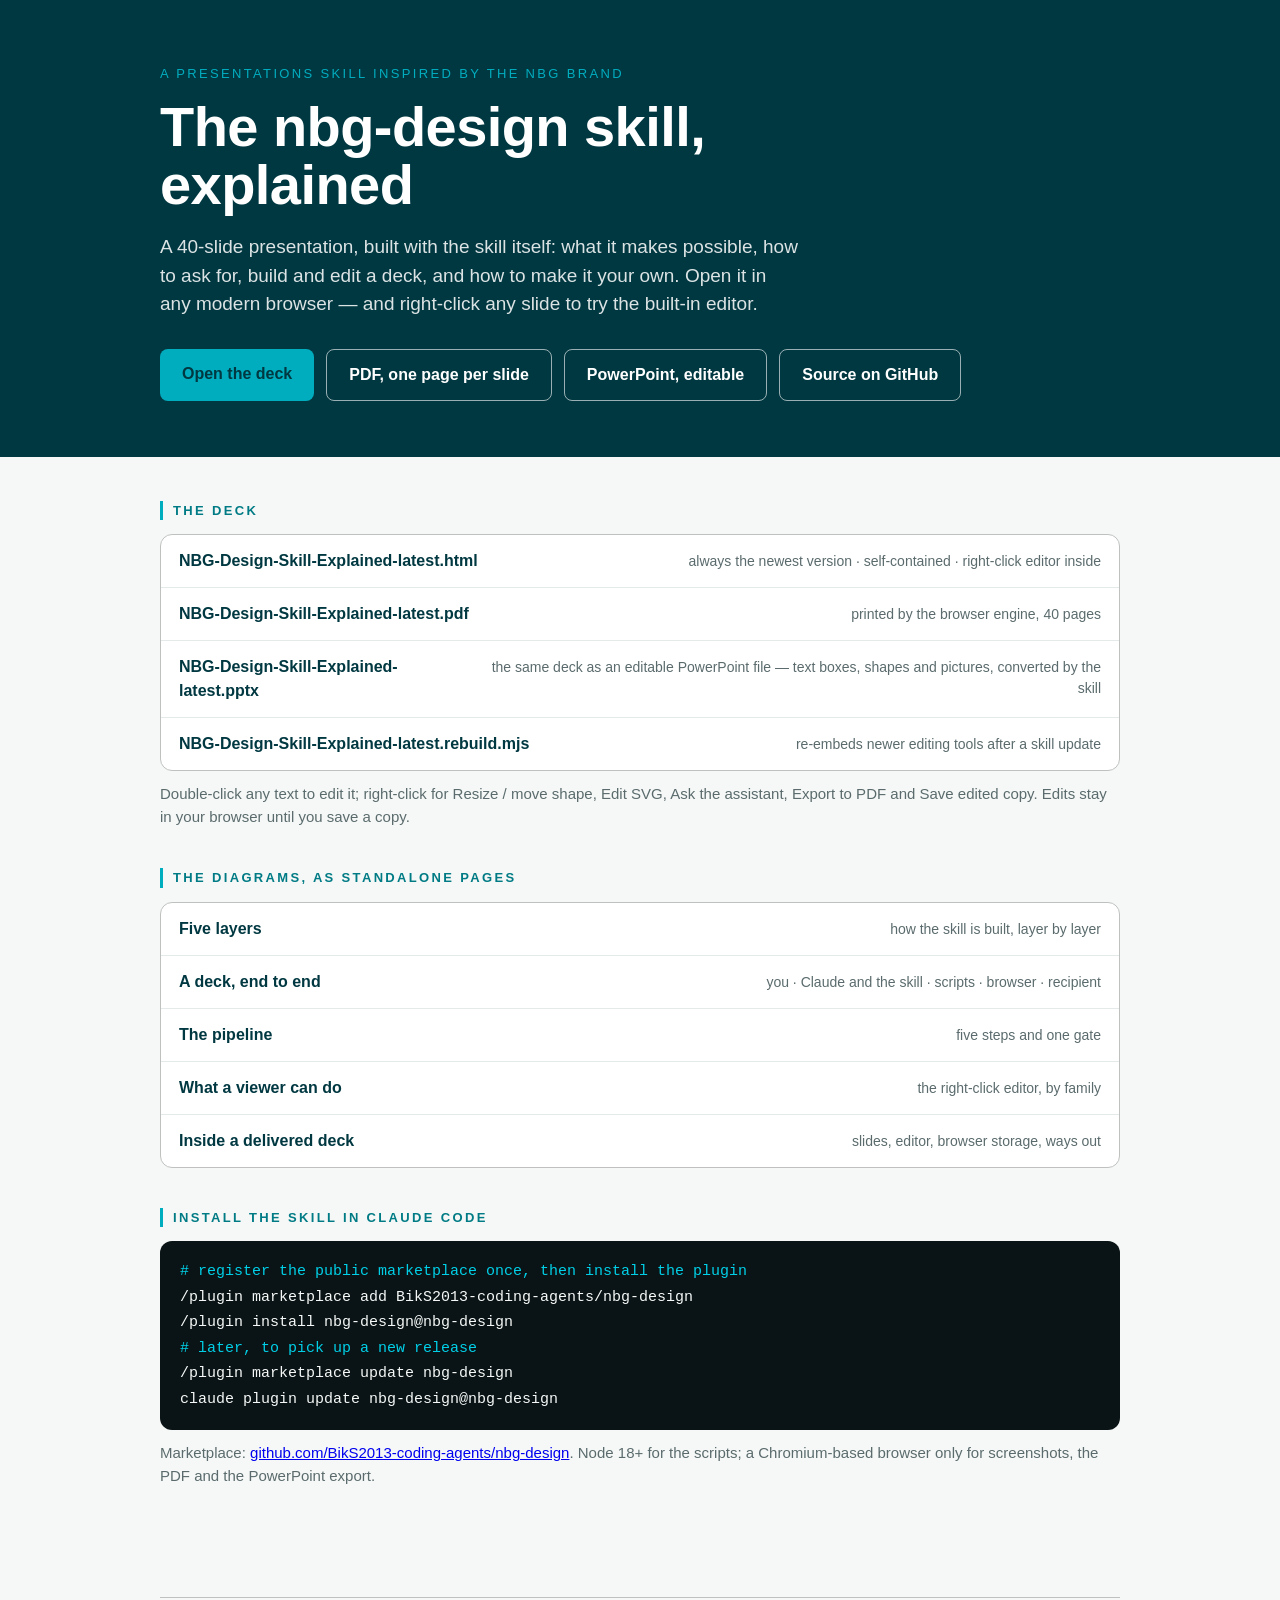
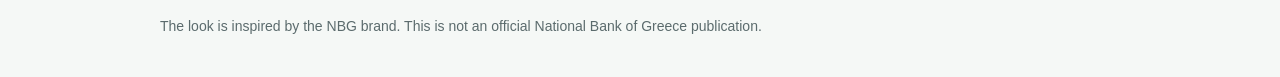
<file: index.html>
<!doctype html>
<html lang="en">
<head>
<meta charset="utf-8">
<meta name="viewport" content="width=device-width,initial-scale=1">
<title>The nbg-design skill — explained</title>
<meta name="description" content="A 40-slide HTML presentation explaining the nbg-design Claude Code skill: what it makes possible, how to ask for, build and edit a deck, and how to make it your own.">
<style>
  :root{--teal:#003841;--teal2:#007B85;--cyan:#00ADBF;--ink:#0A1416;--grey:#5B6B6D;--rule:#BEC1BE;--cream:#F5F8F6}
  *{box-sizing:border-box}
  body{margin:0;background:var(--cream);color:var(--ink);font-family:Aptos,"Segoe UI",Inter,Helvetica,Arial,sans-serif;line-height:1.5}
  header{background:var(--teal);color:#fff;padding:64px 24px 56px}
  .wrap{max-width:960px;margin:0 auto}
  .eyebrow{font-size:13px;letter-spacing:.18em;text-transform:uppercase;color:var(--cyan);margin:0 0 14px}
  h1{font-size:clamp(34px,6vw,56px);line-height:1.05;margin:0 0 18px;font-weight:800;letter-spacing:-.01em}
  header p{font-size:19px;max-width:640px;margin:0 0 30px;color:rgba(255,255,255,.86)}
  .btns{display:flex;flex-wrap:wrap;gap:12px}
  .btn{display:inline-block;padding:13px 22px;border-radius:8px;font-weight:700;text-decoration:none;font-size:16px}
  .btn.p{background:var(--cyan);color:var(--teal)}
  .btn.s{background:transparent;color:#fff;border:1.5px solid rgba(255,255,255,.6)}
  main{padding:44px 24px 70px}
  section{margin:0 0 40px}
  h2{font-size:13px;letter-spacing:.18em;text-transform:uppercase;color:var(--teal2);margin:0 0 14px;padding-left:10px;border-left:3px solid var(--cyan)}
  ul{list-style:none;padding:0;margin:0;background:#fff;border:1px solid var(--rule);border-radius:12px;overflow:hidden}
  li{display:flex;justify-content:space-between;gap:16px;align-items:baseline;padding:14px 18px;border-bottom:1px solid #E4EAEA}
  li:last-child{border-bottom:0}
  li a{color:var(--teal);font-weight:700;text-decoration:none}
  li a:hover{color:var(--cyan)}
  li span{color:var(--grey);font-size:14px;text-align:right}
  pre{background:var(--ink);color:var(--cream);padding:18px 20px;border-radius:12px;overflow-x:auto;font-size:15px;line-height:1.7;margin:0}
  pre .c{color:#00CFE7}
  p.note{color:var(--grey);font-size:15px;margin:12px 0 0}
  footer{padding:0 24px 40px;color:var(--grey);font-size:14px}
  footer .wrap{border-top:1px solid var(--rule);padding-top:18px}
</style>
</head>
<body>
<header><div class="wrap">
  <p class="eyebrow">A presentations skill inspired by the NBG brand</p>
  <h1>The nbg-design skill,<br>explained</h1>
  <p>A 40-slide presentation, built with the skill itself: what it makes possible, how to ask for, build and edit a deck, and how to make it your own. Open it in any modern browser — and right-click any slide to try the built-in editor.</p>
  <div class="btns">
    <a class="btn p" href="deck/NBG-Design-Skill-Explained-latest.html">Open the deck</a>
    <a class="btn s" href="deck/NBG-Design-Skill-Explained-latest.pdf">PDF, one page per slide</a>
    <a class="btn s" href="deck/NBG-Design-Skill-Explained-latest.pptx">PowerPoint, editable</a>
    <a class="btn s" href="https://github.com/BikS2013-presentations/deck-work-nbgdesign">Source on GitHub</a>
  </div>
</div></header>
<main><div class="wrap">
  <section>
    <h2 id="deck">The deck</h2>
    <ul>
      <li><a href="deck/NBG-Design-Skill-Explained-latest.html">NBG-Design-Skill-Explained-latest.html</a><span>always the newest version · self-contained · right-click editor inside</span></li>
      <li><a href="deck/NBG-Design-Skill-Explained-latest.pdf">NBG-Design-Skill-Explained-latest.pdf</a><span>printed by the browser engine, 40 pages</span></li>
      <li><a href="deck/NBG-Design-Skill-Explained-latest.pptx">NBG-Design-Skill-Explained-latest.pptx</a><span>the same deck as an editable PowerPoint file — text boxes, shapes and pictures, converted by the skill</span></li>
      <li><a href="deck/NBG-Design-Skill-Explained-latest.rebuild.mjs">NBG-Design-Skill-Explained-latest.rebuild.mjs</a><span>re-embeds newer editing tools after a skill update</span></li>
    </ul>
    <p class="note">Double-click any text to edit it; right-click for Resize / move shape, Edit SVG, Ask the assistant, Export to PDF and Save edited copy. Edits stay in your browser until you save a copy.</p>
  </section>
  <section>
    <h2 id="diagrams">The diagrams, as standalone pages</h2>
    <ul>
      <li><a href="deck/diagrams/nbg-design-layers.html">Five layers</a><span>how the skill is built, layer by layer</span></li>
      <li><a href="deck/diagrams/nbg-design-sequence.html">A deck, end to end</a><span>you · Claude and the skill · scripts · browser · recipient</span></li>
      <li><a href="deck/diagrams/nbg-design-flow.html">The pipeline</a><span>five steps and one gate</span></li>
      <li><a href="deck/diagrams/nbg-design-tree.html">What a viewer can do</a><span>the right-click editor, by family</span></li>
      <li><a href="deck/diagrams/nbg-design-arch.html">Inside a delivered deck</a><span>slides, editor, browser storage, ways out</span></li>
    </ul>
  </section>
  <section>
    <h2 id="install">Install the skill in Claude Code</h2>
<pre><span class="c"># register the public marketplace once, then install the plugin</span>
/plugin marketplace add BikS2013-coding-agents/nbg-design
/plugin install nbg-design@nbg-design
<span class="c"># later, to pick up a new release</span>
/plugin marketplace update nbg-design
claude plugin update nbg-design@nbg-design</pre>
    <p class="note">Marketplace: <a href="https://github.com/BikS2013-coding-agents/nbg-design">github.com/BikS2013-coding-agents/nbg-design</a>. Node 18+ for the scripts; a Chromium-based browser only for screenshots, the PDF and the PowerPoint export.</p>
  </section>
</div></main>
<footer><div class="wrap">The look is inspired by the NBG brand. This is not an official National Bank of Greece publication.</div></footer>
</body>
</html>
</file>
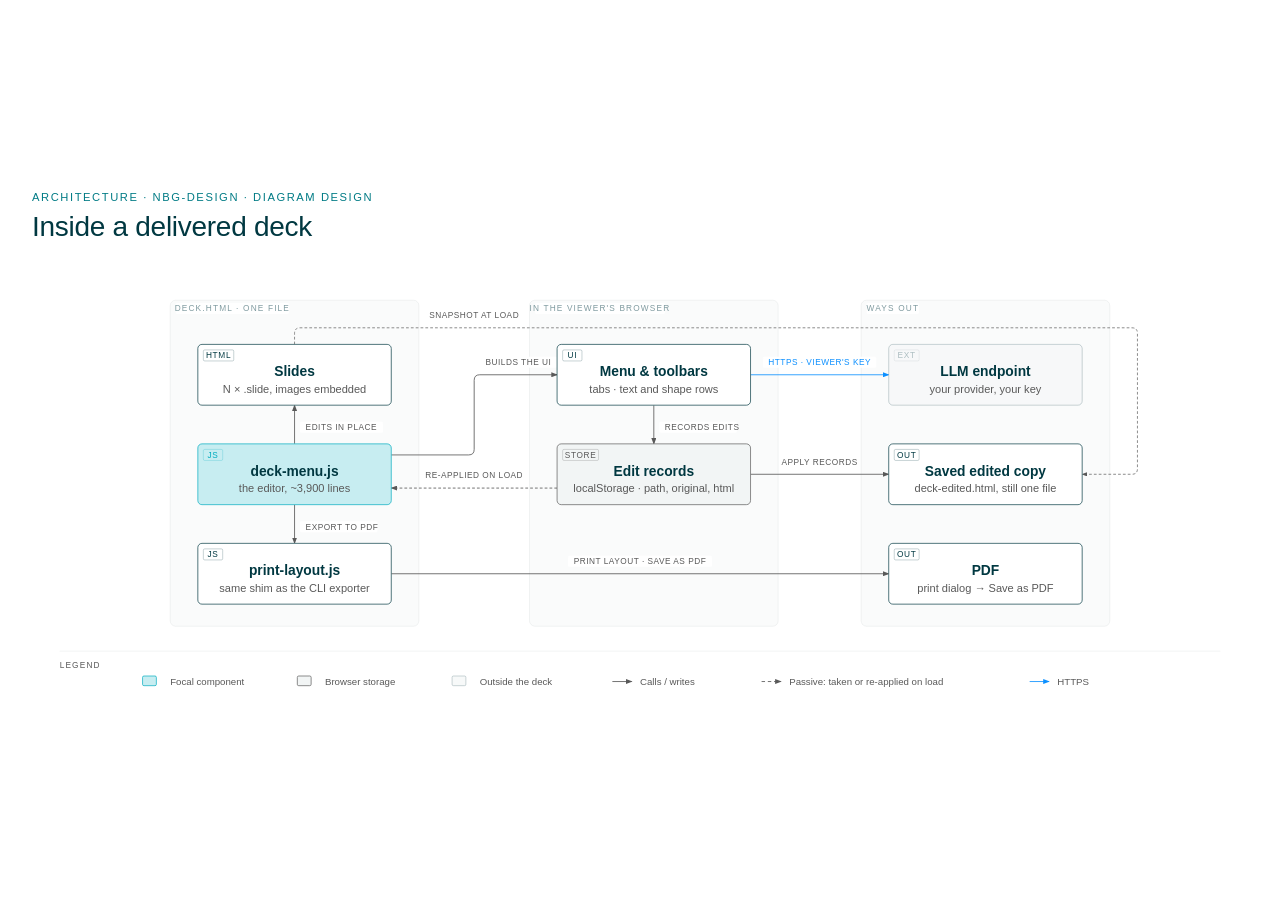
<file: deck/diagrams/nbg-design-arch.html>
<!DOCTYPE html>
<html lang="en">
<head>
<meta charset="UTF-8">
<meta name="viewport" content="width=device-width, initial-scale=1.0">
<title>Inside a delivered deck</title>
<style>
*, *::before, *::after { box-sizing: border-box; margin: 0; padding: 0; }
:root { --color-paper: #FFFFFF; --color-ink: #003841; --color-muted: #595959; --color-accent: #00ADBF; --font-sans: Aptos, Inter, 'Segoe UI', Helvetica, Arial, sans-serif; }
body { font-family: var(--font-sans); background: var(--color-paper); color: var(--color-ink); min-height: 100vh; display: flex; align-items: center; justify-content: center; padding: 3rem 2rem; }
.frame { max-width: 1760px; width: 100%; }
.eyebrow { font-size: 0.7rem; letter-spacing: 0.14em; text-transform: uppercase; color: #007B85; margin-bottom: 0.5rem; }
h1 { font-size: 1.75rem; font-weight: 400; letter-spacing: -0.01em; line-height: 1.15; color: var(--color-ink); margin-bottom: 1.5rem; }
svg { width: 100%; height: auto; display: block; }
</style>
</head>
<body>
<div class="frame">
<p class="eyebrow">Architecture · nbg-design · Diagram Design</p>
<h1>Inside a delivered deck</h1>
<svg viewBox="0 0 1760 640" width="1760" height="640" xmlns="http://www.w3.org/2000/svg" role="img" aria-labelledby="nbg-arch-title nbg-arch-desc" font-family="Aptos, Inter, 'Segoe UI', Helvetica, Arial, sans-serif"><title id="nbg-arch-title">Inside a delivered deck</title><desc id="nbg-arch-desc">Architecture of one delivered HTML file: the slides and the inlined editor block, the menu and toolbars the editor builds in the browser, the edit records kept in browser storage and re-applied on load, and the three ways out — a saved edited copy, a PDF through the print layout, and an optional call to the viewer's own LLM endpoint.</desc><defs><marker id="nbg-arch-arrow" markerWidth="8" markerHeight="6" refX="7" refY="3" orient="auto"><polygon points="0 0, 8 3, 0 6" fill="#595959"/></marker><marker id="nbg-arch-arrow-accent" markerWidth="8" markerHeight="6" refX="7" refY="3" orient="auto"><polygon points="0 0, 8 3, 0 6" fill="#00ADBF"/></marker><marker id="nbg-arch-arrow-link" markerWidth="8" markerHeight="6" refX="7" refY="3" orient="auto"><polygon points="0 0, 8 3, 0 6" fill="#0D90FF"/></marker></defs><rect width="100%" height="100%" fill="#FFFFFF"/><rect x="200" y="48" width="360" height="472" rx="8" fill="rgba(0,56,65,0.02)" stroke="rgba(0,56,65,0.1)" stroke-width="0.8"/><rect x="208" y="52" width="164" height="16" rx="2" fill="#FFFFFF"/><text x="290" y="64" fill="rgba(0,56,65,0.5)" font-size="12" font-weight="400" text-anchor="middle" letter-spacing="0.14em">DECK.HTML · ONE FILE</text><rect x="720" y="48" width="360" height="472" rx="8" fill="rgba(0,56,65,0.02)" stroke="rgba(0,56,65,0.1)" stroke-width="0.8"/><rect x="728" y="52" width="188" height="16" rx="2" fill="#FFFFFF"/><text x="822" y="64" fill="rgba(0,56,65,0.5)" font-size="12" font-weight="400" text-anchor="middle" letter-spacing="0.14em">IN THE VIEWER'S BROWSER</text><rect x="1200" y="48" width="360" height="472" rx="8" fill="rgba(0,56,65,0.02)" stroke="rgba(0,56,65,0.1)" stroke-width="0.8"/><rect x="1208" y="52" width="76" height="16" rx="2" fill="#FFFFFF"/><text x="1246" y="64" fill="rgba(0,56,65,0.5)" font-size="12" font-weight="400" text-anchor="middle" letter-spacing="0.14em">WAYS OUT</text><path d="M520,272 H632 Q640,272 640,264 V164 Q640,156 648,156 H760" fill="none" stroke="#595959" stroke-width="1.2" marker-end="url(#nbg-arch-arrow)"/><line x1="900" y1="200" x2="900" y2="256" stroke="#595959" stroke-width="1.2" marker-end="url(#nbg-arch-arrow)"/><line x1="760" y1="320" x2="520" y2="320" stroke="#595959" stroke-width="1.2" stroke-dasharray="4,3" marker-end="url(#nbg-arch-arrow)"/><line x1="380" y1="256" x2="380" y2="200" stroke="#595959" stroke-width="1.2" marker-end="url(#nbg-arch-arrow)"/><line x1="380" y1="344" x2="380" y2="400" stroke="#595959" stroke-width="1.2" marker-end="url(#nbg-arch-arrow)"/><path d="M380,112 V96 Q380,88 388,88 H1592 Q1600,88 1600,96 V292 Q1600,300 1592,300 H1520" fill="none" stroke="#595959" stroke-width="1" stroke-dasharray="4,3" marker-end="url(#nbg-arch-arrow)"/><line x1="1040" y1="300" x2="1240" y2="300" stroke="#595959" stroke-width="1.2" marker-end="url(#nbg-arch-arrow)"/><line x1="520" y1="444" x2="1240" y2="444" stroke="#595959" stroke-width="1.2" marker-end="url(#nbg-arch-arrow)"/><line x1="1040" y1="156" x2="1240" y2="156" stroke="#0D90FF" stroke-width="1.2" marker-end="url(#nbg-arch-arrow-link)"/><rect x="648" y="130" width="112" height="16" rx="2" fill="#FFFFFF"/><text x="704" y="142" fill="#595959" font-size="12" font-weight="400" text-anchor="middle" letter-spacing="0.06em">BUILDS THE UI</text><rect x="908" y="224" width="112" height="16" rx="2" fill="#FFFFFF"/><text x="916" y="236" fill="#595959" font-size="12" font-weight="400" text-anchor="start" letter-spacing="0.06em">RECORDS EDITS</text><rect x="566" y="294" width="148" height="16" rx="2" fill="#FFFFFF"/><text x="640" y="306" fill="#595959" font-size="12" font-weight="400" text-anchor="middle" letter-spacing="0.06em">RE-APPLIED ON LOAD</text><rect x="388" y="224" width="120" height="16" rx="2" fill="#FFFFFF"/><text x="396" y="236" fill="#595959" font-size="12" font-weight="400" text-anchor="start" letter-spacing="0.06em">EDITS IN PLACE</text><rect x="388" y="368" width="112" height="16" rx="2" fill="#FFFFFF"/><text x="396" y="380" fill="#595959" font-size="12" font-weight="400" text-anchor="start" letter-spacing="0.06em">EXPORT TO PDF</text><rect x="572" y="62" width="136" height="16" rx="2" fill="#FFFFFF"/><text x="640" y="74" fill="#595959" font-size="12" font-weight="400" text-anchor="middle" letter-spacing="0.06em">SNAPSHOT AT LOAD</text><rect x="1084" y="274" width="112" height="16" rx="2" fill="#FFFFFF"/><text x="1140" y="286" fill="#595959" font-size="12" font-weight="400" text-anchor="middle" letter-spacing="0.06em">APPLY RECORDS</text><rect x="776" y="418" width="208" height="16" rx="2" fill="#FFFFFF"/><text x="880" y="430" fill="#595959" font-size="12" font-weight="400" text-anchor="middle" letter-spacing="0.06em">PRINT LAYOUT · SAVE AS PDF</text><rect x="1058" y="130" width="164" height="16" rx="2" fill="#FFFFFF"/><text x="1140" y="142" fill="#0D90FF" font-size="12" font-weight="400" text-anchor="middle" letter-spacing="0.06em">HTTPS · VIEWER'S KEY</text><rect x="240" y="112" width="280" height="88" rx="6" fill="#FFFFFF"/><rect x="240" y="112" width="280" height="88" rx="6" fill="#FFFFFF" stroke="#003841" stroke-width="1"/><rect x="248" y="120" width="44" height="16" rx="2" fill="transparent" stroke="#003841" stroke-opacity="0.4" stroke-width="0.8"/><text x="270" y="132" fill="#003841" font-size="12" font-weight="400" text-anchor="middle" letter-spacing="0.08em">HTML</text><text x="380" y="158" fill="#003841" font-size="20" font-weight="600" text-anchor="middle">Slides</text><text x="380" y="182" fill="#595959" font-size="16" font-weight="400" text-anchor="middle">N × .slide, images embedded</text><rect x="240" y="256" width="280" height="88" rx="6" fill="#FFFFFF"/><rect x="240" y="256" width="280" height="88" rx="6" fill="rgba(0,173,191,0.22)" stroke="#00ADBF" stroke-width="1"/><rect x="248" y="264" width="28" height="16" rx="2" fill="transparent" stroke="#00ADBF" stroke-opacity="0.4" stroke-width="0.8"/><text x="262" y="276" fill="#00ADBF" font-size="12" font-weight="400" text-anchor="middle" letter-spacing="0.08em">JS</text><text x="380" y="302" fill="#003841" font-size="20" font-weight="600" text-anchor="middle">deck-menu.js</text><text x="380" y="326" fill="#595959" font-size="16" font-weight="400" text-anchor="middle">the editor, ~3,900 lines</text><rect x="240" y="400" width="280" height="88" rx="6" fill="#FFFFFF"/><rect x="240" y="400" width="280" height="88" rx="6" fill="#FFFFFF" stroke="#003841" stroke-width="1"/><rect x="248" y="408" width="28" height="16" rx="2" fill="transparent" stroke="#003841" stroke-opacity="0.4" stroke-width="0.8"/><text x="262" y="420" fill="#003841" font-size="12" font-weight="400" text-anchor="middle" letter-spacing="0.08em">JS</text><text x="380" y="446" fill="#003841" font-size="20" font-weight="600" text-anchor="middle">print-layout.js</text><text x="380" y="470" fill="#595959" font-size="16" font-weight="400" text-anchor="middle">same shim as the CLI exporter</text><rect x="760" y="112" width="280" height="88" rx="6" fill="#FFFFFF"/><rect x="760" y="112" width="280" height="88" rx="6" fill="#FFFFFF" stroke="#003841" stroke-width="1"/><rect x="768" y="120" width="28" height="16" rx="2" fill="transparent" stroke="#003841" stroke-opacity="0.4" stroke-width="0.8"/><text x="782" y="132" fill="#003841" font-size="12" font-weight="400" text-anchor="middle" letter-spacing="0.08em">UI</text><text x="900" y="158" fill="#003841" font-size="20" font-weight="600" text-anchor="middle">Menu & toolbars</text><text x="900" y="182" fill="#595959" font-size="16" font-weight="400" text-anchor="middle">tabs · text and shape rows</text><rect x="760" y="256" width="280" height="88" rx="6" fill="#FFFFFF"/><rect x="760" y="256" width="280" height="88" rx="6" fill="rgba(0,56,65,0.05)" stroke="#595959" stroke-width="1"/><rect x="768" y="264" width="52" height="16" rx="2" fill="transparent" stroke="#595959" stroke-opacity="0.4" stroke-width="0.8"/><text x="794" y="276" fill="#595959" font-size="12" font-weight="400" text-anchor="middle" letter-spacing="0.08em">STORE</text><text x="900" y="302" fill="#003841" font-size="20" font-weight="600" text-anchor="middle">Edit records</text><text x="900" y="326" fill="#595959" font-size="16" font-weight="400" text-anchor="middle">localStorage · path, original, html</text><rect x="1240" y="112" width="280" height="88" rx="6" fill="#FFFFFF"/><rect x="1240" y="112" width="280" height="88" rx="6" fill="rgba(0,56,65,0.03)" stroke="rgba(0,56,65,0.3)" stroke-width="1"/><rect x="1248" y="120" width="36" height="16" rx="2" fill="transparent" stroke="rgba(0,56,65,0.3)" stroke-opacity="0.4" stroke-width="0.8"/><text x="1266" y="132" fill="rgba(0,56,65,0.3)" font-size="12" font-weight="400" text-anchor="middle" letter-spacing="0.08em">EXT</text><text x="1380" y="158" fill="#003841" font-size="20" font-weight="600" text-anchor="middle">LLM endpoint</text><text x="1380" y="182" fill="#595959" font-size="16" font-weight="400" text-anchor="middle">your provider, your key</text><rect x="1240" y="256" width="280" height="88" rx="6" fill="#FFFFFF"/><rect x="1240" y="256" width="280" height="88" rx="6" fill="#FFFFFF" stroke="#003841" stroke-width="1"/><rect x="1248" y="264" width="36" height="16" rx="2" fill="transparent" stroke="#003841" stroke-opacity="0.4" stroke-width="0.8"/><text x="1266" y="276" fill="#003841" font-size="12" font-weight="400" text-anchor="middle" letter-spacing="0.08em">OUT</text><text x="1380" y="302" fill="#003841" font-size="20" font-weight="600" text-anchor="middle">Saved edited copy</text><text x="1380" y="326" fill="#595959" font-size="16" font-weight="400" text-anchor="middle">deck-edited.html, still one file</text><rect x="1240" y="400" width="280" height="88" rx="6" fill="#FFFFFF"/><rect x="1240" y="400" width="280" height="88" rx="6" fill="#FFFFFF" stroke="#003841" stroke-width="1"/><rect x="1248" y="408" width="36" height="16" rx="2" fill="transparent" stroke="#003841" stroke-opacity="0.4" stroke-width="0.8"/><text x="1266" y="420" fill="#003841" font-size="12" font-weight="400" text-anchor="middle" letter-spacing="0.08em">OUT</text><text x="1380" y="446" fill="#003841" font-size="20" font-weight="600" text-anchor="middle">PDF</text><text x="1380" y="470" fill="#595959" font-size="16" font-weight="400" text-anchor="middle">print dialog → Save as PDF</text><line x1="40" y1="556" x2="1720" y2="556" stroke="rgba(0,56,65,0.1)" stroke-width="0.8"/><text x="40" y="580" fill="#595959" font-size="12" font-weight="400" text-anchor="start" letter-spacing="0.14em">LEGEND</text><rect x="160" y="592" width="20" height="14" rx="2" fill="rgba(0,173,191,0.22)" stroke="#00ADBF" stroke-width="1"/><text x="200" y="605" fill="#595959" font-size="14" font-weight="400" text-anchor="start">Focal component</text><rect x="384" y="592" width="20" height="14" rx="2" fill="rgba(0,56,65,0.05)" stroke="#595959" stroke-width="1"/><text x="424" y="605" fill="#595959" font-size="14" font-weight="400" text-anchor="start">Browser storage</text><rect x="608" y="592" width="20" height="14" rx="2" fill="rgba(0,56,65,0.03)" stroke="rgba(0,56,65,0.3)" stroke-width="1"/><text x="648" y="605" fill="#595959" font-size="14" font-weight="400" text-anchor="start">Outside the deck</text><line x1="840" y1="600" x2="868" y2="600" stroke="#595959" stroke-width="1.2" marker-end="url(#nbg-arch-arrow)"/><text x="880" y="605" fill="#595959" font-size="14" font-weight="400" text-anchor="start">Calls / writes</text><line x1="1056" y1="600" x2="1084" y2="600" stroke="#595959" stroke-width="1.2" stroke-dasharray="5,4" marker-end="url(#nbg-arch-arrow)"/><text x="1096" y="605" fill="#595959" font-size="14" font-weight="400" text-anchor="start">Passive: taken or re-applied on load</text><line x1="1444" y1="600" x2="1472" y2="600" stroke="#0D90FF" stroke-width="1.2" marker-end="url(#nbg-arch-arrow-link)"/><text x="1484" y="605" fill="#595959" font-size="14" font-weight="400" text-anchor="start">HTTPS</text></svg>
</div>
</body>
</html>
</file>
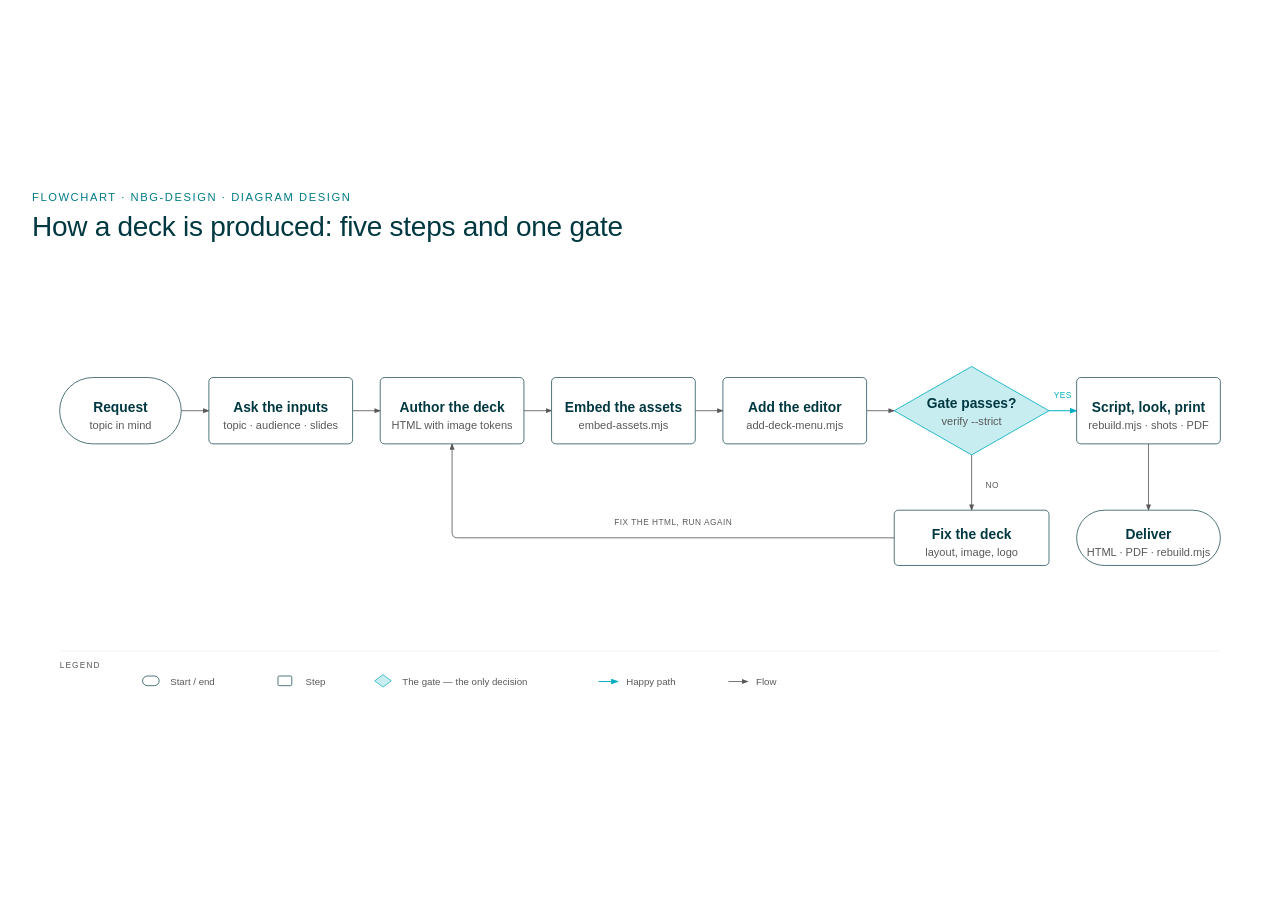
<file: deck/diagrams/nbg-design-flow.html>
<!DOCTYPE html>
<html lang="en">
<head>
<meta charset="UTF-8">
<meta name="viewport" content="width=device-width, initial-scale=1.0">
<title>How a deck is produced: five steps and one gate</title>
<style>
*, *::before, *::after { box-sizing: border-box; margin: 0; padding: 0; }
:root { --color-paper: #FFFFFF; --color-ink: #003841; --color-muted: #595959; --color-accent: #00ADBF; --font-sans: Aptos, Inter, 'Segoe UI', Helvetica, Arial, sans-serif; }
body { font-family: var(--font-sans); background: var(--color-paper); color: var(--color-ink); min-height: 100vh; display: flex; align-items: center; justify-content: center; padding: 3rem 2rem; }
.frame { max-width: 1760px; width: 100%; }
.eyebrow { font-size: 0.7rem; letter-spacing: 0.14em; text-transform: uppercase; color: #007B85; margin-bottom: 0.5rem; }
h1 { font-size: 1.75rem; font-weight: 400; letter-spacing: -0.01em; line-height: 1.15; color: var(--color-ink); margin-bottom: 1.5rem; }
svg { width: 100%; height: auto; display: block; }
</style>
</head>
<body>
<div class="frame">
<p class="eyebrow">Flowchart · nbg-design · Diagram Design</p>
<h1>How a deck is produced: five steps and one gate</h1>
<svg viewBox="0 0 1760 640" width="1760" height="640" xmlns="http://www.w3.org/2000/svg" role="img" aria-labelledby="nbg-flow-title nbg-flow-desc" font-family="Aptos, Inter, 'Segoe UI', Helvetica, Arial, sans-serif"><title id="nbg-flow-title">How a deck is produced: five steps and one gate</title><desc id="nbg-flow-desc">Flowchart of the build pipeline: a request, the three inputs, authoring with tokens, embedding assets, adding the editor, the strict verification gate that loops back on failure, then screenshots, PDF export and delivery.</desc><defs><marker id="nbg-flow-arrow" markerWidth="8" markerHeight="6" refX="7" refY="3" orient="auto"><polygon points="0 0, 8 3, 0 6" fill="#595959"/></marker><marker id="nbg-flow-arrow-accent" markerWidth="8" markerHeight="6" refX="7" refY="3" orient="auto"><polygon points="0 0, 8 3, 0 6" fill="#00ADBF"/></marker><marker id="nbg-flow-arrow-link" markerWidth="8" markerHeight="6" refX="7" refY="3" orient="auto"><polygon points="0 0, 8 3, 0 6" fill="#0D90FF"/></marker></defs><rect width="100%" height="100%" fill="#FFFFFF"/><line x1="216" y1="208" x2="256" y2="208" stroke="#595959" stroke-width="1.2" marker-end="url(#nbg-flow-arrow)"/><line x1="464" y1="208" x2="504" y2="208" stroke="#595959" stroke-width="1.2" marker-end="url(#nbg-flow-arrow)"/><line x1="712" y1="208" x2="752" y2="208" stroke="#595959" stroke-width="1.2" marker-end="url(#nbg-flow-arrow)"/><line x1="960" y1="208" x2="1000" y2="208" stroke="#595959" stroke-width="1.2" marker-end="url(#nbg-flow-arrow)"/><line x1="1208" y1="208" x2="1248" y2="208" stroke="#595959" stroke-width="1.2" marker-end="url(#nbg-flow-arrow)"/><line x1="1472" y1="208" x2="1512" y2="208" stroke="#00ADBF" stroke-width="1.4" marker-end="url(#nbg-flow-arrow-accent)"/><line x1="1616" y1="256" x2="1616" y2="352" stroke="#595959" stroke-width="1.2" marker-end="url(#nbg-flow-arrow)"/><line x1="1360" y1="272" x2="1360" y2="352" stroke="#595959" stroke-width="1.2" marker-end="url(#nbg-flow-arrow)"/><path d="M1248,392 H616 Q608,392 608,384 V256" fill="none" stroke="#595959" stroke-width="1.2" marker-end="url(#nbg-flow-arrow)"/><rect x="1472" y="178" width="40" height="16" rx="2" fill="#FFFFFF"/><text x="1492" y="190" fill="#00ADBF" font-size="12" font-weight="400" text-anchor="middle" letter-spacing="0.06em">YES</text><rect x="1372" y="308" width="32" height="16" rx="2" fill="#FFFFFF"/><text x="1380" y="320" fill="#595959" font-size="12" font-weight="400" text-anchor="start" letter-spacing="0.06em">NO</text><rect x="834" y="362" width="188" height="16" rx="2" fill="#FFFFFF"/><text x="928" y="374" fill="#595959" font-size="12" font-weight="400" text-anchor="middle" letter-spacing="0.06em">FIX THE HTML, RUN AGAIN</text><rect x="40" y="160" width="176" height="96" rx="48" fill="#FFFFFF" stroke="#003841" stroke-width="1"/><text x="128" y="210" fill="#003841" font-size="20" font-weight="600" text-anchor="middle">Request</text><text x="128" y="234" fill="#595959" font-size="16" font-weight="400" text-anchor="middle">topic in mind</text><rect x="256" y="160" width="208" height="96" rx="6" fill="#FFFFFF"/><rect x="256" y="160" width="208" height="96" rx="6" fill="#FFFFFF" stroke="#003841" stroke-width="1"/><text x="360" y="210" fill="#003841" font-size="20" font-weight="600" text-anchor="middle">Ask the inputs</text><text x="360" y="234" fill="#595959" font-size="16" font-weight="400" text-anchor="middle">topic · audience · slides</text><rect x="504" y="160" width="208" height="96" rx="6" fill="#FFFFFF"/><rect x="504" y="160" width="208" height="96" rx="6" fill="#FFFFFF" stroke="#003841" stroke-width="1"/><text x="608" y="210" fill="#003841" font-size="20" font-weight="600" text-anchor="middle">Author the deck</text><text x="608" y="234" fill="#595959" font-size="16" font-weight="400" text-anchor="middle">HTML with image tokens</text><rect x="752" y="160" width="208" height="96" rx="6" fill="#FFFFFF"/><rect x="752" y="160" width="208" height="96" rx="6" fill="#FFFFFF" stroke="#003841" stroke-width="1"/><text x="856" y="210" fill="#003841" font-size="20" font-weight="600" text-anchor="middle">Embed the assets</text><text x="856" y="234" fill="#595959" font-size="16" font-weight="400" text-anchor="middle">embed-assets.mjs</text><rect x="1000" y="160" width="208" height="96" rx="6" fill="#FFFFFF"/><rect x="1000" y="160" width="208" height="96" rx="6" fill="#FFFFFF" stroke="#003841" stroke-width="1"/><text x="1104" y="210" fill="#003841" font-size="20" font-weight="600" text-anchor="middle">Add the editor</text><text x="1104" y="234" fill="#595959" font-size="16" font-weight="400" text-anchor="middle">add-deck-menu.mjs</text><polygon points="1360,144 1472,208 1360,272 1248,208" fill="#FFFFFF"/><polygon points="1360,144 1472,208 1360,272 1248,208" fill="rgba(0,173,191,0.22)" stroke="#00ADBF" stroke-width="1.2"/><text x="1360" y="204" fill="#003841" font-size="20" font-weight="600" text-anchor="middle">Gate passes?</text><text x="1360" y="228" fill="#595959" font-size="16" font-weight="400" text-anchor="middle">verify --strict</text><rect x="1512" y="160" width="208" height="96" rx="6" fill="#FFFFFF"/><rect x="1512" y="160" width="208" height="96" rx="6" fill="#FFFFFF" stroke="#003841" stroke-width="1"/><text x="1616" y="210" fill="#003841" font-size="20" font-weight="600" text-anchor="middle">Script, look, print</text><text x="1616" y="234" fill="#595959" font-size="16" font-weight="400" text-anchor="middle">rebuild.mjs · shots · PDF</text><rect x="1248" y="352" width="224" height="80" rx="6" fill="#FFFFFF"/><rect x="1248" y="352" width="224" height="80" rx="6" fill="#FFFFFF" stroke="#003841" stroke-width="1"/><text x="1360" y="394" fill="#003841" font-size="20" font-weight="600" text-anchor="middle">Fix the deck</text><text x="1360" y="418" fill="#595959" font-size="16" font-weight="400" text-anchor="middle">layout, image, logo</text><rect x="1512" y="352" width="208" height="80" rx="40" fill="#FFFFFF" stroke="#003841" stroke-width="1"/><text x="1616" y="394" fill="#003841" font-size="20" font-weight="600" text-anchor="middle">Deliver</text><text x="1616" y="418" fill="#595959" font-size="16" font-weight="400" text-anchor="middle">HTML · PDF · rebuild.mjs</text><line x1="40" y1="556" x2="1720" y2="556" stroke="rgba(0,56,65,0.1)" stroke-width="0.8"/><text x="40" y="580" fill="#595959" font-size="12" font-weight="400" text-anchor="start" letter-spacing="0.14em">LEGEND</text><rect x="160" y="592" width="24" height="14" rx="7" fill="#FFFFFF" stroke="#003841" stroke-width="1"/><text x="200" y="605" fill="#595959" font-size="14" font-weight="400" text-anchor="start">Start / end</text><rect x="356" y="592" width="20" height="14" rx="2" fill="#FFFFFF" stroke="#003841" stroke-width="1"/><text x="396" y="605" fill="#595959" font-size="14" font-weight="400" text-anchor="start">Step</text><polygon points="508,590 520,599 508,608 496,599" fill="rgba(0,173,191,0.22)" stroke="#00ADBF" stroke-width="1"/><text x="536" y="605" fill="#595959" font-size="14" font-weight="400" text-anchor="start">The gate — the only decision</text><line x1="820" y1="600" x2="848" y2="600" stroke="#00ADBF" stroke-width="1.4" marker-end="url(#nbg-flow-arrow-accent)"/><text x="860" y="605" fill="#595959" font-size="14" font-weight="400" text-anchor="start">Happy path</text><line x1="1008" y1="600" x2="1036" y2="600" stroke="#595959" stroke-width="1.2" marker-end="url(#nbg-flow-arrow)"/><text x="1048" y="605" fill="#595959" font-size="14" font-weight="400" text-anchor="start">Flow</text></svg>
</div>
</body>
</html>
</file>
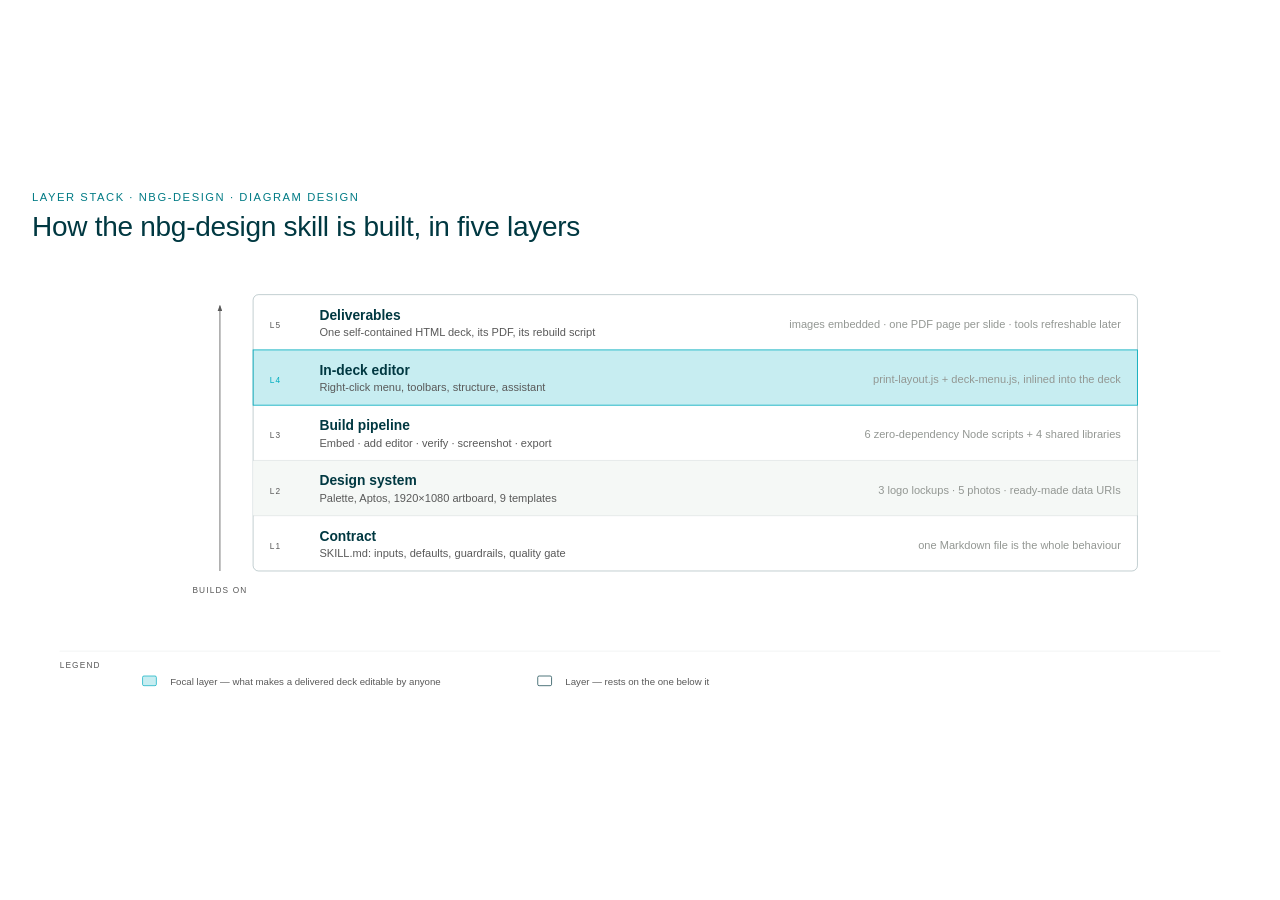
<file: deck/diagrams/nbg-design-layers.html>
<!DOCTYPE html>
<html lang="en">
<head>
<meta charset="UTF-8">
<meta name="viewport" content="width=device-width, initial-scale=1.0">
<title>How the nbg-design skill is built, in five layers</title>
<style>
*, *::before, *::after { box-sizing: border-box; margin: 0; padding: 0; }
:root { --color-paper: #FFFFFF; --color-ink: #003841; --color-muted: #595959; --color-accent: #00ADBF; --font-sans: Aptos, Inter, 'Segoe UI', Helvetica, Arial, sans-serif; }
body { font-family: var(--font-sans); background: var(--color-paper); color: var(--color-ink); min-height: 100vh; display: flex; align-items: center; justify-content: center; padding: 3rem 2rem; }
.frame { max-width: 1760px; width: 100%; }
.eyebrow { font-size: 0.7rem; letter-spacing: 0.14em; text-transform: uppercase; color: #007B85; margin-bottom: 0.5rem; }
h1 { font-size: 1.75rem; font-weight: 400; letter-spacing: -0.01em; line-height: 1.15; color: var(--color-ink); margin-bottom: 1.5rem; }
svg { width: 100%; height: auto; display: block; }
</style>
</head>
<body>
<div class="frame">
<p class="eyebrow">Layer stack · nbg-design · Diagram Design</p>
<h1>How the nbg-design skill is built, in five layers</h1>
<svg viewBox="0 0 1760 640" width="1760" height="640" xmlns="http://www.w3.org/2000/svg" role="img" aria-labelledby="nbg-layers-title nbg-layers-desc" font-family="Aptos, Inter, 'Segoe UI', Helvetica, Arial, sans-serif"><title id="nbg-layers-title">How the nbg-design skill is built, in five layers</title><desc id="nbg-layers-desc">Layer stack showing the skill from its SKILL.md contract at the bottom, through the design system, the build pipeline and the in-deck editor, to the delivered HTML deck and PDF at the top.</desc><defs><marker id="nbg-layers-arrow" markerWidth="8" markerHeight="6" refX="7" refY="3" orient="auto"><polygon points="0 0, 8 3, 0 6" fill="#595959"/></marker><marker id="nbg-layers-arrow-accent" markerWidth="8" markerHeight="6" refX="7" refY="3" orient="auto"><polygon points="0 0, 8 3, 0 6" fill="#00ADBF"/></marker><marker id="nbg-layers-arrow-link" markerWidth="8" markerHeight="6" refX="7" refY="3" orient="auto"><polygon points="0 0, 8 3, 0 6" fill="#0D90FF"/></marker></defs><rect width="100%" height="100%" fill="#FFFFFF"/><rect x="320" y="40" width="1280" height="400" rx="8" fill="#FFFFFF" stroke="rgba(0,56,65,0.35)" stroke-width="1"/><text x="344" y="88" fill="#595959" font-size="12" font-weight="400" text-anchor="start" letter-spacing="0.14em">L5</text><text x="416" y="76" fill="#003841" font-size="20" font-weight="600" text-anchor="start">Deliverables</text><text x="416" y="100" fill="#595959" font-size="16" font-weight="400" text-anchor="start">One self-contained HTML deck, its PDF, its rebuild script</text><text x="1576" y="88" fill="#939793" font-size="16" font-weight="400" text-anchor="end">images embedded · one PDF page per slide · tools refreshable later</text><rect x="320" y="120" width="1280" height="80" fill="rgba(0,173,191,0.22)" stroke="#00ADBF" stroke-width="1.2"/><text x="344" y="168" fill="#00ADBF" font-size="12" font-weight="400" text-anchor="start" letter-spacing="0.14em">L4</text><text x="416" y="156" fill="#003841" font-size="20" font-weight="600" text-anchor="start">In-deck editor</text><text x="416" y="180" fill="#595959" font-size="16" font-weight="400" text-anchor="start">Right-click menu, toolbars, structure, assistant</text><text x="1576" y="168" fill="#939793" font-size="16" font-weight="400" text-anchor="end">print-layout.js + deck-menu.js, inlined into the deck</text><text x="344" y="248" fill="#595959" font-size="12" font-weight="400" text-anchor="start" letter-spacing="0.14em">L3</text><text x="416" y="236" fill="#003841" font-size="20" font-weight="600" text-anchor="start">Build pipeline</text><text x="416" y="260" fill="#595959" font-size="16" font-weight="400" text-anchor="start">Embed · add editor · verify · screenshot · export</text><text x="1576" y="248" fill="#939793" font-size="16" font-weight="400" text-anchor="end">6 zero-dependency Node scripts + 4 shared libraries</text><rect x="320" y="280" width="1280" height="80" fill="#F5F8F6"/><line x1="320" y1="280" x2="1600" y2="280" stroke="rgba(0,56,65,0.12)" stroke-width="1"/><text x="344" y="328" fill="#595959" font-size="12" font-weight="400" text-anchor="start" letter-spacing="0.14em">L2</text><text x="416" y="316" fill="#003841" font-size="20" font-weight="600" text-anchor="start">Design system</text><text x="416" y="340" fill="#595959" font-size="16" font-weight="400" text-anchor="start">Palette, Aptos, 1920×1080 artboard, 9 templates</text><text x="1576" y="328" fill="#939793" font-size="16" font-weight="400" text-anchor="end">3 logo lockups · 5 photos · ready-made data URIs</text><line x1="320" y1="360" x2="1600" y2="360" stroke="rgba(0,56,65,0.12)" stroke-width="1"/><text x="344" y="408" fill="#595959" font-size="12" font-weight="400" text-anchor="start" letter-spacing="0.14em">L1</text><text x="416" y="396" fill="#003841" font-size="20" font-weight="600" text-anchor="start">Contract</text><text x="416" y="420" fill="#595959" font-size="16" font-weight="400" text-anchor="start">SKILL.md: inputs, defaults, guardrails, quality gate</text><text x="1576" y="408" fill="#939793" font-size="16" font-weight="400" text-anchor="end">one Markdown file is the whole behaviour</text><line x1="272" y1="440" x2="272" y2="56" stroke="#595959" stroke-width="1.2" marker-end="url(#nbg-layers-arrow)"/><text x="272" y="472" fill="#595959" font-size="12" font-weight="400" text-anchor="middle" letter-spacing="0.14em">BUILDS ON</text><line x1="40" y1="556" x2="1720" y2="556" stroke="rgba(0,56,65,0.1)" stroke-width="0.8"/><text x="40" y="580" fill="#595959" font-size="12" font-weight="400" text-anchor="start" letter-spacing="0.14em">LEGEND</text><rect x="160" y="592" width="20" height="14" rx="2" fill="rgba(0,173,191,0.22)" stroke="#00ADBF" stroke-width="1"/><text x="200" y="605" fill="#595959" font-size="14" font-weight="400" text-anchor="start">Focal layer — what makes a delivered deck editable by anyone</text><rect x="732" y="592" width="20" height="14" rx="2" fill="#FFFFFF" stroke="#003841" stroke-width="1"/><text x="772" y="605" fill="#595959" font-size="14" font-weight="400" text-anchor="start">Layer — rests on the one below it</text></svg>
</div>
</body>
</html>
</file>
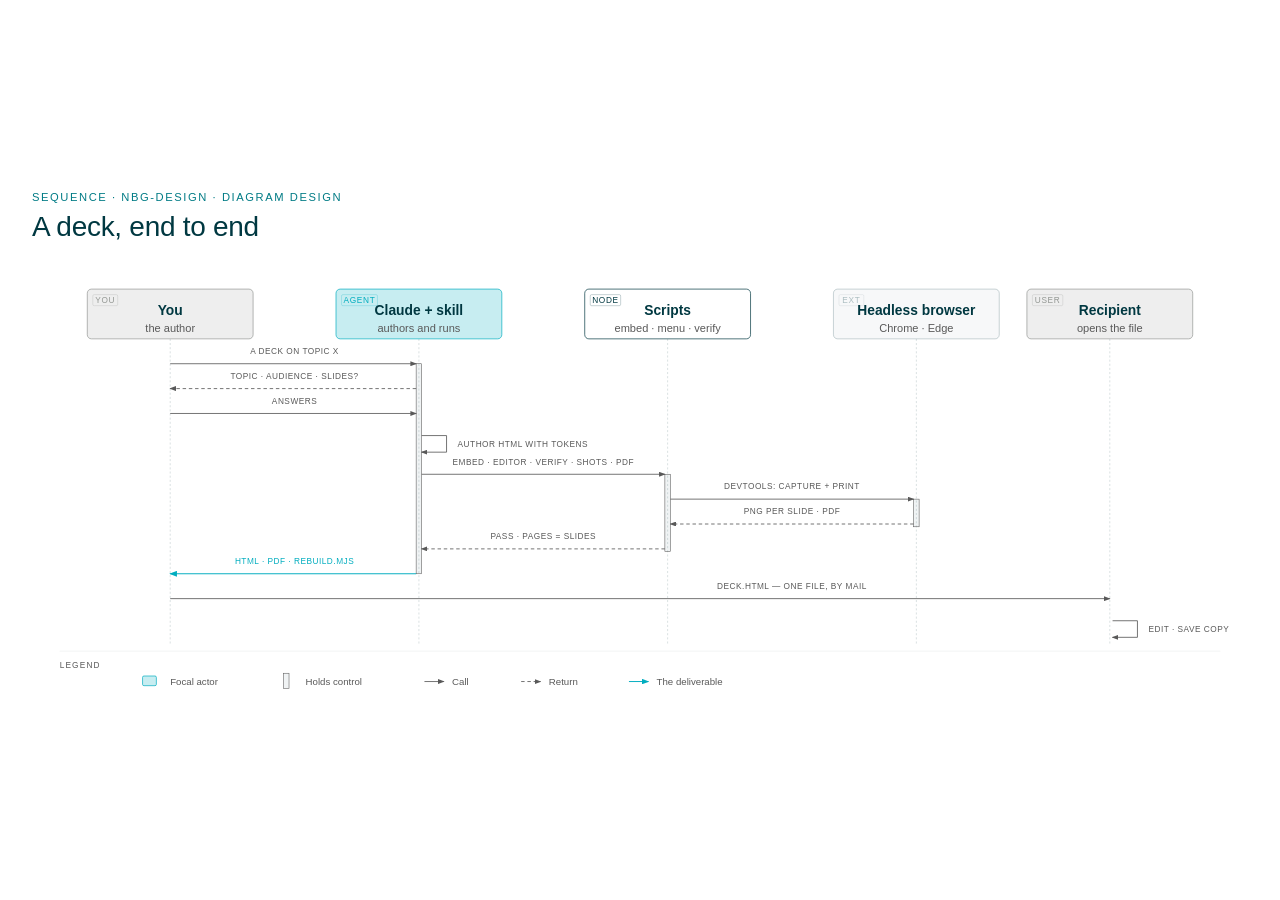
<file: deck/diagrams/nbg-design-sequence.html>
<!DOCTYPE html>
<html lang="en">
<head>
<meta charset="UTF-8">
<meta name="viewport" content="width=device-width, initial-scale=1.0">
<title>A deck, end to end</title>
<style>
*, *::before, *::after { box-sizing: border-box; margin: 0; padding: 0; }
:root { --color-paper: #FFFFFF; --color-ink: #003841; --color-muted: #595959; --color-accent: #00ADBF; --font-sans: Aptos, Inter, 'Segoe UI', Helvetica, Arial, sans-serif; }
body { font-family: var(--font-sans); background: var(--color-paper); color: var(--color-ink); min-height: 100vh; display: flex; align-items: center; justify-content: center; padding: 3rem 2rem; }
.frame { max-width: 1760px; width: 100%; }
.eyebrow { font-size: 0.7rem; letter-spacing: 0.14em; text-transform: uppercase; color: #007B85; margin-bottom: 0.5rem; }
h1 { font-size: 1.75rem; font-weight: 400; letter-spacing: -0.01em; line-height: 1.15; color: var(--color-ink); margin-bottom: 1.5rem; }
svg { width: 100%; height: auto; display: block; }
</style>
</head>
<body>
<div class="frame">
<p class="eyebrow">Sequence · nbg-design · Diagram Design</p>
<h1>A deck, end to end</h1>
<svg viewBox="0 0 1760 640" width="1760" height="640" xmlns="http://www.w3.org/2000/svg" role="img" aria-labelledby="nbg-seq-title nbg-seq-desc" font-family="Aptos, Inter, 'Segoe UI', Helvetica, Arial, sans-serif"><title id="nbg-seq-title">A deck, end to end</title><desc id="nbg-seq-desc">Sequence diagram of one deck: you brief Claude, Claude asks for topic, audience and slide count, authors the HTML, runs the scripts, the scripts drive a headless browser for screenshots and the PDF, Claude delivers HTML and PDF, and the recipient edits the deck in place and saves a copy.</desc><defs><marker id="nbg-seq-arrow" markerWidth="8" markerHeight="6" refX="7" refY="3" orient="auto"><polygon points="0 0, 8 3, 0 6" fill="#595959"/></marker><marker id="nbg-seq-arrow-accent" markerWidth="8" markerHeight="6" refX="7" refY="3" orient="auto"><polygon points="0 0, 8 3, 0 6" fill="#00ADBF"/></marker><marker id="nbg-seq-arrow-link" markerWidth="8" markerHeight="6" refX="7" refY="3" orient="auto"><polygon points="0 0, 8 3, 0 6" fill="#0D90FF"/></marker></defs><rect width="100%" height="100%" fill="#FFFFFF"/><line x1="200" y1="104" x2="200" y2="548" stroke="rgba(0,56,65,0.22)" stroke-width="1" stroke-dasharray="3,3"/><line x1="560" y1="104" x2="560" y2="548" stroke="rgba(0,56,65,0.22)" stroke-width="1" stroke-dasharray="3,3"/><line x1="920" y1="104" x2="920" y2="548" stroke="rgba(0,56,65,0.22)" stroke-width="1" stroke-dasharray="3,3"/><line x1="1280" y1="104" x2="1280" y2="548" stroke="rgba(0,56,65,0.22)" stroke-width="1" stroke-dasharray="3,3"/><line x1="1560" y1="104" x2="1560" y2="548" stroke="rgba(0,56,65,0.22)" stroke-width="1" stroke-dasharray="3,3"/><rect x="556" y="140" width="8" height="304" fill="rgba(0,56,65,0.06)" stroke="#595959" stroke-width="0.8"/><rect x="916" y="300" width="8" height="112" fill="rgba(0,56,65,0.06)" stroke="#595959" stroke-width="0.8"/><rect x="1276" y="336" width="8" height="40" fill="rgba(0,56,65,0.06)" stroke="#595959" stroke-width="0.8"/><line x1="200" y1="140" x2="556" y2="140" stroke="#595959" stroke-width="1.2" marker-end="url(#nbg-seq-arrow)"/><line x1="556" y1="176" x2="200" y2="176" stroke="#595959" stroke-width="1.2" stroke-dasharray="5,4" marker-end="url(#nbg-seq-arrow)"/><line x1="200" y1="212" x2="556" y2="212" stroke="#595959" stroke-width="1.2" marker-end="url(#nbg-seq-arrow)"/><path d="M564,244 H600 V268 H564" fill="none" stroke="#595959" stroke-width="1.2" marker-end="url(#nbg-seq-arrow)"/><line x1="564" y1="300" x2="916" y2="300" stroke="#595959" stroke-width="1.2" marker-end="url(#nbg-seq-arrow)"/><line x1="924" y1="336" x2="1276" y2="336" stroke="#595959" stroke-width="1.2" marker-end="url(#nbg-seq-arrow)"/><line x1="1276" y1="372" x2="924" y2="372" stroke="#595959" stroke-width="1.2" stroke-dasharray="5,4" marker-end="url(#nbg-seq-arrow)"/><line x1="916" y1="408" x2="564" y2="408" stroke="#595959" stroke-width="1.2" stroke-dasharray="5,4" marker-end="url(#nbg-seq-arrow)"/><line x1="556" y1="444" x2="200" y2="444" stroke="#00ADBF" stroke-width="1.4" marker-end="url(#nbg-seq-arrow-accent)"/><line x1="200" y1="480" x2="1560" y2="480" stroke="#595959" stroke-width="1.2" marker-end="url(#nbg-seq-arrow)"/><path d="M1564,512 H1600 V536 H1564" fill="none" stroke="#595959" stroke-width="1.2" marker-end="url(#nbg-seq-arrow)"/><rect x="308" y="114" width="144" height="16" rx="2" fill="#FFFFFF"/><text x="380" y="126" fill="#595959" font-size="12" font-weight="400" text-anchor="middle" letter-spacing="0.06em">A DECK ON TOPIC X</text><rect x="276" y="150" width="208" height="16" rx="2" fill="#FFFFFF"/><text x="380" y="162" fill="#595959" font-size="12" font-weight="400" text-anchor="middle" letter-spacing="0.06em">TOPIC · AUDIENCE · SLIDES?</text><rect x="346" y="186" width="68" height="16" rx="2" fill="#FFFFFF"/><text x="380" y="198" fill="#595959" font-size="12" font-weight="400" text-anchor="middle" letter-spacing="0.06em">ANSWERS</text><rect x="608" y="248" width="188" height="16" rx="2" fill="#FFFFFF"/><text x="616" y="260" fill="#595959" font-size="12" font-weight="400" text-anchor="start" letter-spacing="0.06em">AUTHOR HTML WITH TOKENS</text><rect x="594" y="274" width="292" height="16" rx="2" fill="#FFFFFF"/><text x="740" y="286" fill="#595959" font-size="12" font-weight="400" text-anchor="middle" letter-spacing="0.06em">EMBED · EDITOR · VERIFY · SHOTS · PDF</text><rect x="1000" y="310" width="200" height="16" rx="2" fill="#FFFFFF"/><text x="1100" y="322" fill="#595959" font-size="12" font-weight="400" text-anchor="middle" letter-spacing="0.06em">DEVTOOLS: CAPTURE + PRINT</text><rect x="1022" y="346" width="156" height="16" rx="2" fill="#FFFFFF"/><text x="1100" y="358" fill="#595959" font-size="12" font-weight="400" text-anchor="middle" letter-spacing="0.06em">PNG PER SLIDE · PDF</text><rect x="654" y="382" width="172" height="16" rx="2" fill="#FFFFFF"/><text x="740" y="394" fill="#595959" font-size="12" font-weight="400" text-anchor="middle" letter-spacing="0.06em">PASS · PAGES = SLIDES</text><rect x="282" y="418" width="196" height="16" rx="2" fill="#FFFFFF"/><text x="380" y="430" fill="#00ADBF" font-size="12" font-weight="400" text-anchor="middle" letter-spacing="0.06em">HTML · PDF · REBUILD.MJS</text><rect x="984" y="454" width="232" height="16" rx="2" fill="#FFFFFF"/><text x="1100" y="466" fill="#595959" font-size="12" font-weight="400" text-anchor="middle" letter-spacing="0.06em">DECK.HTML — ONE FILE, BY MAIL</text><rect x="1608" y="516" width="136" height="16" rx="2" fill="#FFFFFF"/><text x="1616" y="528" fill="#595959" font-size="12" font-weight="400" text-anchor="start" letter-spacing="0.06em">EDIT · SAVE COPY</text><rect x="80" y="32" width="240" height="72" rx="6" fill="#FFFFFF"/><rect x="80" y="32" width="240" height="72" rx="6" fill="rgba(89,89,89,0.10)" stroke="#939793" stroke-width="1"/><rect x="88" y="40" width="36" height="16" rx="2" fill="transparent" stroke="#939793" stroke-opacity="0.4" stroke-width="0.8"/><text x="106" y="52" fill="#939793" font-size="12" font-weight="400" text-anchor="middle" letter-spacing="0.08em">YOU</text><text x="200" y="70" fill="#003841" font-size="20" font-weight="600" text-anchor="middle">You</text><text x="200" y="94" fill="#595959" font-size="16" font-weight="400" text-anchor="middle">the author</text><rect x="440" y="32" width="240" height="72" rx="6" fill="#FFFFFF"/><rect x="440" y="32" width="240" height="72" rx="6" fill="rgba(0,173,191,0.22)" stroke="#00ADBF" stroke-width="1"/><rect x="448" y="40" width="52" height="16" rx="2" fill="transparent" stroke="#00ADBF" stroke-opacity="0.4" stroke-width="0.8"/><text x="474" y="52" fill="#00ADBF" font-size="12" font-weight="400" text-anchor="middle" letter-spacing="0.08em">AGENT</text><text x="560" y="70" fill="#003841" font-size="20" font-weight="600" text-anchor="middle">Claude + skill</text><text x="560" y="94" fill="#595959" font-size="16" font-weight="400" text-anchor="middle">authors and runs</text><rect x="800" y="32" width="240" height="72" rx="6" fill="#FFFFFF"/><rect x="800" y="32" width="240" height="72" rx="6" fill="#FFFFFF" stroke="#003841" stroke-width="1"/><rect x="808" y="40" width="44" height="16" rx="2" fill="transparent" stroke="#003841" stroke-opacity="0.4" stroke-width="0.8"/><text x="830" y="52" fill="#003841" font-size="12" font-weight="400" text-anchor="middle" letter-spacing="0.08em">NODE</text><text x="920" y="70" fill="#003841" font-size="20" font-weight="600" text-anchor="middle">Scripts</text><text x="920" y="94" fill="#595959" font-size="16" font-weight="400" text-anchor="middle">embed · menu · verify</text><rect x="1160" y="32" width="240" height="72" rx="6" fill="#FFFFFF"/><rect x="1160" y="32" width="240" height="72" rx="6" fill="rgba(0,56,65,0.03)" stroke="rgba(0,56,65,0.3)" stroke-width="1"/><rect x="1168" y="40" width="36" height="16" rx="2" fill="transparent" stroke="rgba(0,56,65,0.3)" stroke-opacity="0.4" stroke-width="0.8"/><text x="1186" y="52" fill="rgba(0,56,65,0.3)" font-size="12" font-weight="400" text-anchor="middle" letter-spacing="0.08em">EXT</text><text x="1280" y="70" fill="#003841" font-size="20" font-weight="600" text-anchor="middle">Headless browser</text><text x="1280" y="94" fill="#595959" font-size="16" font-weight="400" text-anchor="middle">Chrome · Edge</text><rect x="1440" y="32" width="240" height="72" rx="6" fill="#FFFFFF"/><rect x="1440" y="32" width="240" height="72" rx="6" fill="rgba(89,89,89,0.10)" stroke="#939793" stroke-width="1"/><rect x="1448" y="40" width="44" height="16" rx="2" fill="transparent" stroke="#939793" stroke-opacity="0.4" stroke-width="0.8"/><text x="1470" y="52" fill="#939793" font-size="12" font-weight="400" text-anchor="middle" letter-spacing="0.08em">USER</text><text x="1560" y="70" fill="#003841" font-size="20" font-weight="600" text-anchor="middle">Recipient</text><text x="1560" y="94" fill="#595959" font-size="16" font-weight="400" text-anchor="middle">opens the file</text><line x1="40" y1="556" x2="1720" y2="556" stroke="rgba(0,56,65,0.1)" stroke-width="0.8"/><text x="40" y="580" fill="#595959" font-size="12" font-weight="400" text-anchor="start" letter-spacing="0.14em">LEGEND</text><rect x="160" y="592" width="20" height="14" rx="2" fill="rgba(0,173,191,0.22)" stroke="#00ADBF" stroke-width="1"/><text x="200" y="605" fill="#595959" font-size="14" font-weight="400" text-anchor="start">Focal actor</text><rect x="364" y="588" width="8" height="22" fill="rgba(0,56,65,0.06)" stroke="#595959" stroke-width="0.8"/><text x="396" y="605" fill="#595959" font-size="14" font-weight="400" text-anchor="start">Holds control</text><line x1="568" y1="600" x2="596" y2="600" stroke="#595959" stroke-width="1.2" marker-end="url(#nbg-seq-arrow)"/><text x="608" y="605" fill="#595959" font-size="14" font-weight="400" text-anchor="start">Call</text><line x1="708" y1="600" x2="736" y2="600" stroke="#595959" stroke-width="1.2" stroke-dasharray="5,4" marker-end="url(#nbg-seq-arrow)"/><text x="748" y="605" fill="#595959" font-size="14" font-weight="400" text-anchor="start">Return</text><line x1="864" y1="600" x2="892" y2="600" stroke="#00ADBF" stroke-width="1.4" marker-end="url(#nbg-seq-arrow-accent)"/><text x="904" y="605" fill="#595959" font-size="14" font-weight="400" text-anchor="start">The deliverable</text></svg>
</div>
</body>
</html>
</file>
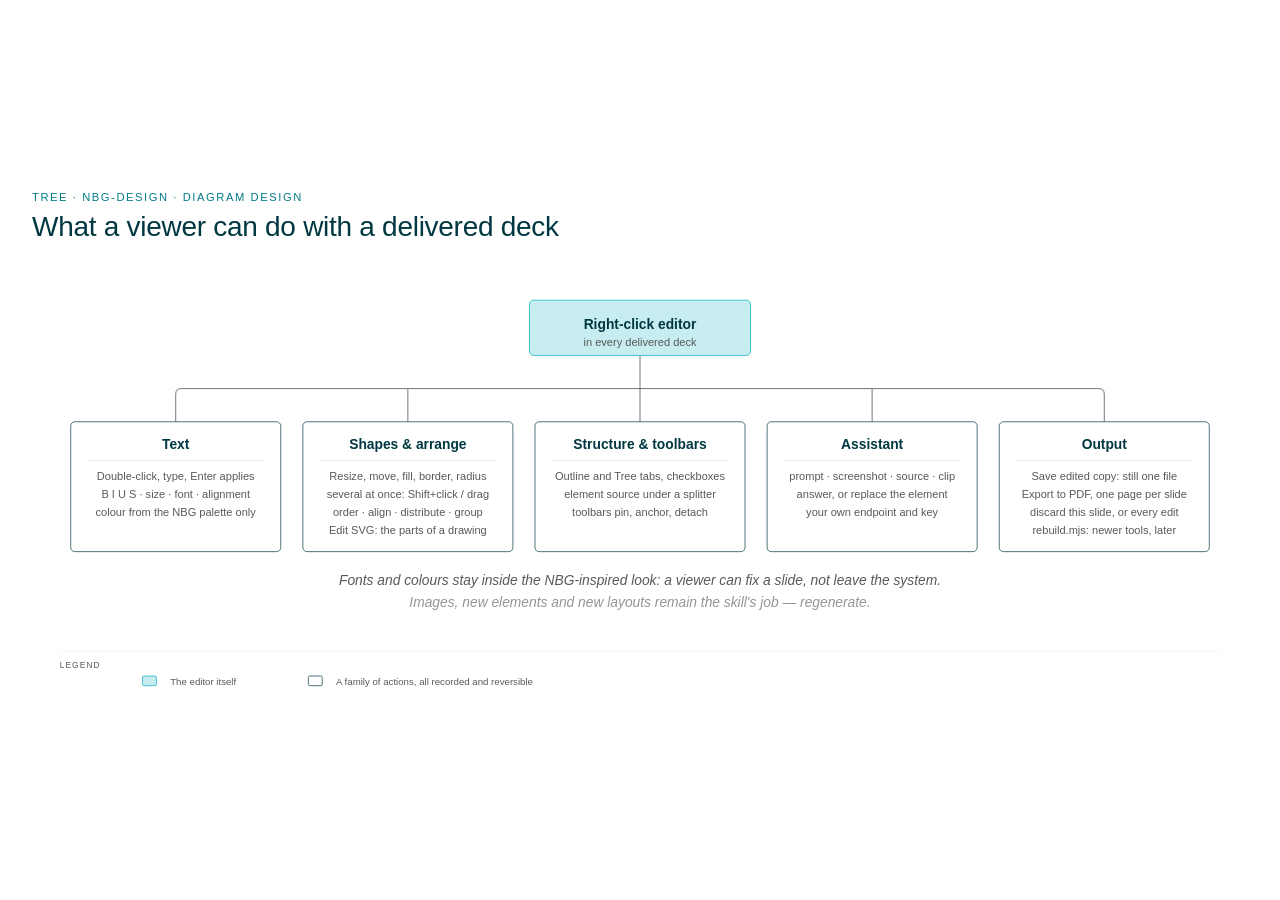
<file: deck/diagrams/nbg-design-tree.html>
<!DOCTYPE html>
<html lang="en">
<head>
<meta charset="UTF-8">
<meta name="viewport" content="width=device-width, initial-scale=1.0">
<title>What a viewer can do with a delivered deck</title>
<style>
*, *::before, *::after { box-sizing: border-box; margin: 0; padding: 0; }
:root { --color-paper: #FFFFFF; --color-ink: #003841; --color-muted: #595959; --color-accent: #00ADBF; --font-sans: Aptos, Inter, 'Segoe UI', Helvetica, Arial, sans-serif; }
body { font-family: var(--font-sans); background: var(--color-paper); color: var(--color-ink); min-height: 100vh; display: flex; align-items: center; justify-content: center; padding: 3rem 2rem; }
.frame { max-width: 1760px; width: 100%; }
.eyebrow { font-size: 0.7rem; letter-spacing: 0.14em; text-transform: uppercase; color: #007B85; margin-bottom: 0.5rem; }
h1 { font-size: 1.75rem; font-weight: 400; letter-spacing: -0.01em; line-height: 1.15; color: var(--color-ink); margin-bottom: 1.5rem; }
svg { width: 100%; height: auto; display: block; }
</style>
</head>
<body>
<div class="frame">
<p class="eyebrow">Tree · nbg-design · Diagram Design</p>
<h1>What a viewer can do with a delivered deck</h1>
<svg viewBox="0 0 1760 640" width="1760" height="640" xmlns="http://www.w3.org/2000/svg" role="img" aria-labelledby="nbg-tree-title nbg-tree-desc" font-family="Aptos, Inter, 'Segoe UI', Helvetica, Arial, sans-serif"><title id="nbg-tree-title">What a viewer can do with a delivered deck</title><desc id="nbg-tree-desc">Tree of the in-deck editor's capabilities: text editing and formatting, shapes and arrangement, structure and toolbars, the AI assistant, and the outputs — saved copy, PDF and discard.</desc><defs><marker id="nbg-tree-arrow" markerWidth="8" markerHeight="6" refX="7" refY="3" orient="auto"><polygon points="0 0, 8 3, 0 6" fill="#595959"/></marker><marker id="nbg-tree-arrow-accent" markerWidth="8" markerHeight="6" refX="7" refY="3" orient="auto"><polygon points="0 0, 8 3, 0 6" fill="#00ADBF"/></marker><marker id="nbg-tree-arrow-link" markerWidth="8" markerHeight="6" refX="7" refY="3" orient="auto"><polygon points="0 0, 8 3, 0 6" fill="#0D90FF"/></marker></defs><rect width="100%" height="100%" fill="#FFFFFF"/><line x1="880" y1="128" x2="880" y2="176" stroke="#595959" stroke-width="1.2"/><path d="M208,224 V184 Q208,176 216,176 H1544 Q1552,176 1552,184 V224" fill="none" stroke="#595959" stroke-width="1.2"/><line x1="544" y1="176" x2="544" y2="224" stroke="#595959" stroke-width="1.2"/><line x1="880" y1="176" x2="880" y2="224" stroke="#595959" stroke-width="1.2"/><line x1="1216" y1="176" x2="1216" y2="224" stroke="#595959" stroke-width="1.2"/><rect x="720" y="48" width="320" height="80" rx="6" fill="#FFFFFF"/><rect x="720" y="48" width="320" height="80" rx="6" fill="rgba(0,173,191,0.22)" stroke="#00ADBF" stroke-width="1"/><text x="880" y="90" fill="#003841" font-size="20" font-weight="600" text-anchor="middle">Right-click editor</text><text x="880" y="114" fill="#595959" font-size="16" font-weight="400" text-anchor="middle">in every delivered deck</text><rect x="56" y="224" width="304" height="188" rx="6" fill="#FFFFFF" stroke="#003841" stroke-width="1"/><text x="208" y="264" fill="#003841" font-size="20" font-weight="600" text-anchor="middle">Text</text><line x1="80" y1="280" x2="336" y2="280" stroke="rgba(0,56,65,0.12)" stroke-width="1"/><text x="208" y="308" fill="#595959" font-size="16" font-weight="400" text-anchor="middle">Double-click, type, Enter applies</text><text x="208" y="334" fill="#595959" font-size="16" font-weight="400" text-anchor="middle">B I U S · size · font · alignment</text><text x="208" y="360" fill="#595959" font-size="16" font-weight="400" text-anchor="middle">colour from the NBG palette only</text><rect x="392" y="224" width="304" height="188" rx="6" fill="#FFFFFF" stroke="#003841" stroke-width="1"/><text x="544" y="264" fill="#003841" font-size="20" font-weight="600" text-anchor="middle">Shapes & arrange</text><line x1="416" y1="280" x2="672" y2="280" stroke="rgba(0,56,65,0.12)" stroke-width="1"/><text x="544" y="308" fill="#595959" font-size="16" font-weight="400" text-anchor="middle">Resize, move, fill, border, radius</text><text x="544" y="334" fill="#595959" font-size="16" font-weight="400" text-anchor="middle">several at once: Shift+click / drag</text><text x="544" y="360" fill="#595959" font-size="16" font-weight="400" text-anchor="middle">order · align · distribute · group</text><text x="544" y="386" fill="#595959" font-size="16" font-weight="400" text-anchor="middle">Edit SVG: the parts of a drawing</text><rect x="728" y="224" width="304" height="188" rx="6" fill="#FFFFFF" stroke="#003841" stroke-width="1"/><text x="880" y="264" fill="#003841" font-size="20" font-weight="600" text-anchor="middle">Structure & toolbars</text><line x1="752" y1="280" x2="1008" y2="280" stroke="rgba(0,56,65,0.12)" stroke-width="1"/><text x="880" y="308" fill="#595959" font-size="16" font-weight="400" text-anchor="middle">Outline and Tree tabs, checkboxes</text><text x="880" y="334" fill="#595959" font-size="16" font-weight="400" text-anchor="middle">element source under a splitter</text><text x="880" y="360" fill="#595959" font-size="16" font-weight="400" text-anchor="middle">toolbars pin, anchor, detach</text><rect x="1064" y="224" width="304" height="188" rx="6" fill="#FFFFFF" stroke="#003841" stroke-width="1"/><text x="1216" y="264" fill="#003841" font-size="20" font-weight="600" text-anchor="middle">Assistant</text><line x1="1088" y1="280" x2="1344" y2="280" stroke="rgba(0,56,65,0.12)" stroke-width="1"/><text x="1216" y="308" fill="#595959" font-size="16" font-weight="400" text-anchor="middle">prompt · screenshot · source · clip</text><text x="1216" y="334" fill="#595959" font-size="16" font-weight="400" text-anchor="middle">answer, or replace the element</text><text x="1216" y="360" fill="#595959" font-size="16" font-weight="400" text-anchor="middle">your own endpoint and key</text><rect x="1400" y="224" width="304" height="188" rx="6" fill="#FFFFFF" stroke="#003841" stroke-width="1"/><text x="1552" y="264" fill="#003841" font-size="20" font-weight="600" text-anchor="middle">Output</text><line x1="1424" y1="280" x2="1680" y2="280" stroke="rgba(0,56,65,0.12)" stroke-width="1"/><text x="1552" y="308" fill="#595959" font-size="16" font-weight="400" text-anchor="middle">Save edited copy: still one file</text><text x="1552" y="334" fill="#595959" font-size="16" font-weight="400" text-anchor="middle">Export to PDF, one page per slide</text><text x="1552" y="360" fill="#595959" font-size="16" font-weight="400" text-anchor="middle">discard this slide, or every edit</text><text x="1552" y="386" fill="#595959" font-size="16" font-weight="400" text-anchor="middle">rebuild.mjs: newer tools, later</text><text x="880" y="460" fill="#595959" font-size="20" font-weight="400" text-anchor="middle" font-style="italic">Fonts and colours stay inside the NBG-inspired look: a viewer can fix a slide, not leave the system.</text><text x="880" y="492" fill="#939793" font-size="20" font-weight="400" text-anchor="middle" font-style="italic">Images, new elements and new layouts remain the skill's job — regenerate.</text><line x1="40" y1="556" x2="1720" y2="556" stroke="rgba(0,56,65,0.1)" stroke-width="0.8"/><text x="40" y="580" fill="#595959" font-size="12" font-weight="400" text-anchor="start" letter-spacing="0.14em">LEGEND</text><rect x="160" y="592" width="20" height="14" rx="2" fill="rgba(0,173,191,0.22)" stroke="#00ADBF" stroke-width="1"/><text x="200" y="605" fill="#595959" font-size="14" font-weight="400" text-anchor="start">The editor itself</text><rect x="400" y="592" width="20" height="14" rx="2" fill="#FFFFFF" stroke="#003841" stroke-width="1"/><text x="440" y="605" fill="#595959" font-size="14" font-weight="400" text-anchor="start">A family of actions, all recorded and reversible</text></svg>
</div>
</body>
</html>
</file>
